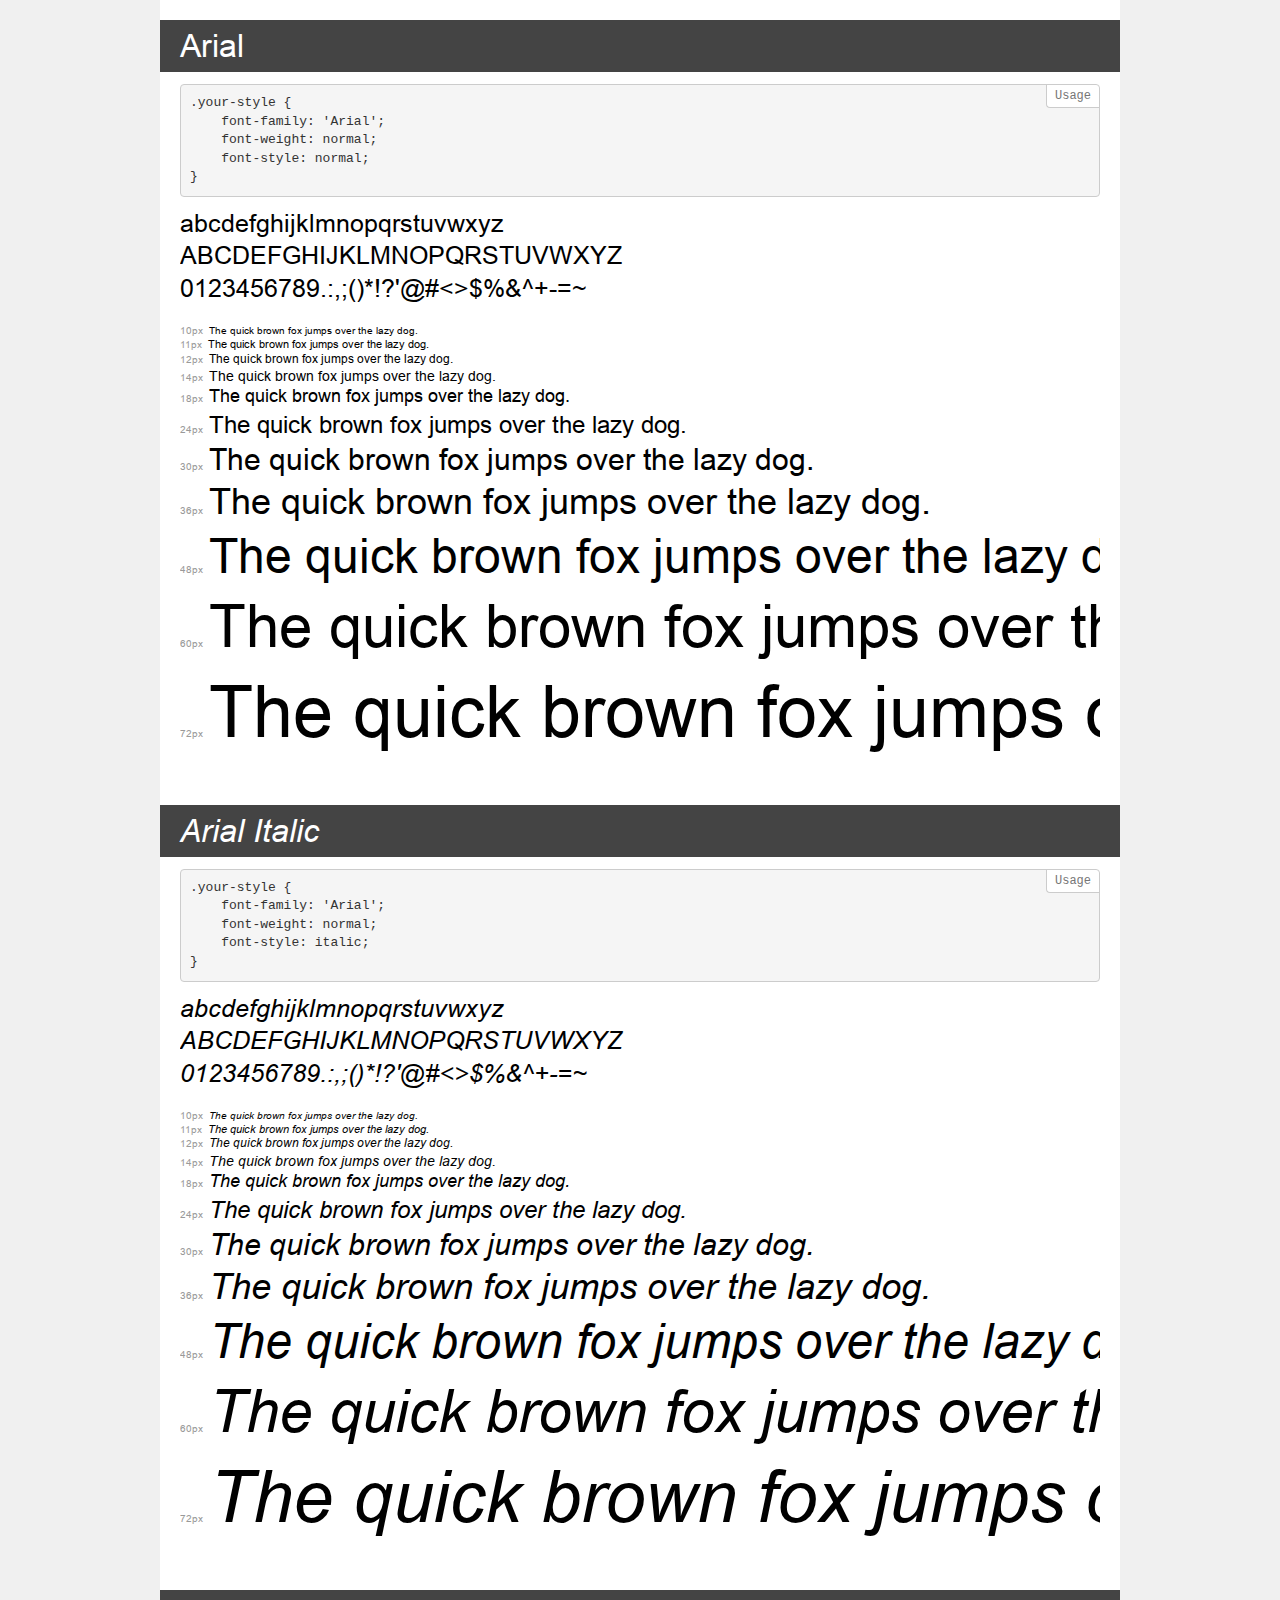
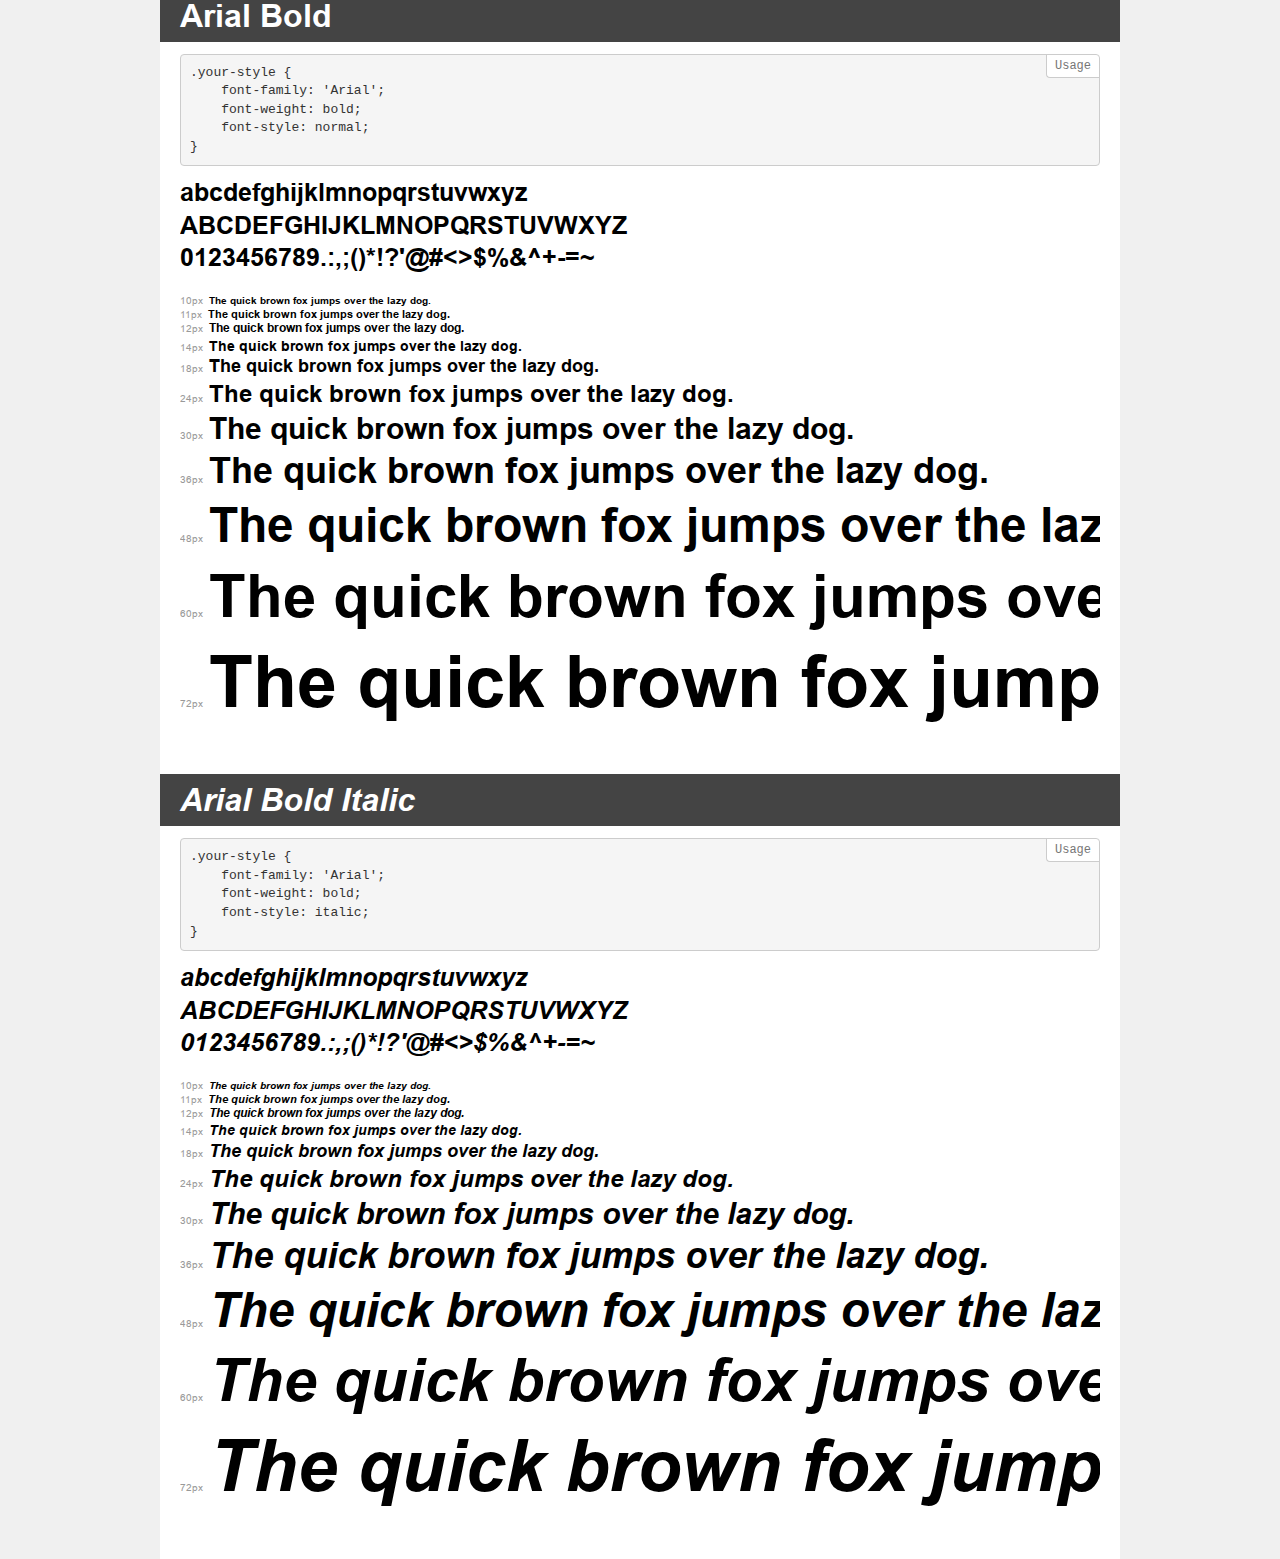
<file: css/fonts/demo.html>
<!DOCTYPE html>
<html lang="en">
<head>
    <meta charset="utf-8">
    <meta http-equiv="X-UA-Compatible" content="IE=edge">
    <meta name="viewport" content="width=device-width, initial-scale=1">
    <meta name="robots" content="noindex, noarchive">
    <meta name="format-detection" content="telephone=no">
    <title>Transfonter demo</title>
    <link href="stylesheet.css" rel="stylesheet">
    <style>
        /*
        http://meyerweb.com/eric/tools/css/reset/
        v2.0 | 20110126
        License: none (public domain)
        */
        html, body, div, span, applet, object, iframe,
        h1, h2, h3, h4, h5, h6, p, blockquote, pre,
        a, abbr, acronym, address, big, cite, code,
        del, dfn, em, img, ins, kbd, q, s, samp,
        small, strike, strong, sub, sup, tt, var,
        b, u, i, center,
        dl, dt, dd, ol, ul, li,
        fieldset, form, label, legend,
        table, caption, tbody, tfoot, thead, tr, th, td,
        article, aside, canvas, details, embed,
        figure, figcaption, footer, header, hgroup,
        menu, nav, output, ruby, section, summary,
        time, mark, audio, video {
            margin: 0;
            padding: 0;
            border: 0;
            font-size: 100%;
            font: inherit;
            vertical-align: baseline;
        }
        /* HTML5 display-role reset for older browsers */
        article, aside, details, figcaption, figure,
        footer, header, hgroup, menu, nav, section {
            display: block;
        }
        body {
            line-height: 1;
        }
        ol, ul {
            list-style: none;
        }
        blockquote, q {
            quotes: none;
        }
        blockquote:before, blockquote:after,
        q:before, q:after {
            content: '';
            content: none;
        }
        table {
            border-collapse: collapse;
            border-spacing: 0;
        }
        /* demo styles */
        body {
            background: #f0f0f0;
            color: #000;
        }
        .page {
            background: #fff;
            width: 920px;
            margin: 0 auto;
            padding: 20px 20px 0 20px;
            overflow: hidden;
        }
        .font-container {
            overflow-x: auto;
            overflow-y: hidden;
            margin-bottom: 40px;
            line-height: 1.3;
            white-space: nowrap;
            padding-bottom: 5px;
        }
        h1 {
            position: relative;
            background: #444;
            font-size: 32px;
            color: #fff;
            padding: 10px 20px;
            margin: 0 -20px 12px -20px;
        }
        .letters {
            font-size: 25px;
            margin-bottom: 20px;
        }
        .s10:before {
            content: '10px';
        }
        .s11:before {
            content: '11px';
        }
        .s12:before {
            content: '12px';
        }
        .s14:before {
            content: '14px';
        }
        .s18:before {
            content: '18px';
        }
        .s24:before {
            content: '24px';
        }
        .s30:before {
            content: '30px';
        }
        .s36:before {
            content: '36px';
        }
        .s48:before {
            content: '48px';
        }
        .s60:before {
            content: '60px';
        }
        .s72:before {
            content: '72px';
        }
        .s10:before, .s11:before, .s12:before, .s14:before,
        .s18:before, .s24:before, .s30:before, .s36:before,
        .s48:before, .s60:before, .s72:before {
            font-family: Arial, sans-serif;
            font-size: 10px;
            font-weight: normal;
            font-style: normal;
            color: #999;
            padding-right: 6px;
        }
        pre {
            display: block;
            position: relative;
            padding: 9px;
            margin: 0 0 10px;
            font-family: Monaco, Menlo, Consolas, "Courier New", monospace;
            font-size: 13px;
            line-height: 1.428571429;
            color: #333;
            font-weight: normal;
            font-style: normal;
            background-color: #f5f5f5;
            border: 1px solid #ccc;
            overflow-x: auto;
            border-radius: 4px;
        }
        pre:after {
            display: block;
            position: absolute;
            right: 0;
            top: 0;
            content: 'Usage';
            line-height: 1;
            padding: 5px 8px;
            font-size: 12px;
            color: #767676;
            background-color: #fff;
            border: 1px solid #ccc;
            border-right: none;
            border-top: none;
            border-radius: 0 4px 0 4px;
            z-index: 10;
        }
        /* responsive */
        @media (max-width: 959px) {
            .page {
                width: auto;
                margin: 0;
            }
        }
    </style>
</head>
<body>
<div class="page">
    <div class="demo">
        <h1 style="font-family: 'Arial'; font-weight: normal; font-style: normal;">Arial</h1>
        <pre>.your-style {
    font-family: 'Arial';
    font-weight: normal;
    font-style: normal;
}</pre>
        <div class="font-container" style="font-family: 'Arial'; font-weight: normal; font-style: normal;">
            <p class="letters">
                abcdefghijklmnopqrstuvwxyz<br>
ABCDEFGHIJKLMNOPQRSTUVWXYZ<br>
                0123456789.:,;()*!?'@#<>$%&^+-=~
            </p>
            <p class="s10" style="font-size: 10px;">The quick brown fox jumps over the lazy dog.</p>
            <p class="s11" style="font-size: 11px;">The quick brown fox jumps over the lazy dog.</p>
            <p class="s12" style="font-size: 12px;">The quick brown fox jumps over the lazy dog.</p>
            <p class="s14" style="font-size: 14px;">The quick brown fox jumps over the lazy dog.</p>
            <p class="s18" style="font-size: 18px;">The quick brown fox jumps over the lazy dog.</p>
            <p class="s24" style="font-size: 24px;">The quick brown fox jumps over the lazy dog.</p>
            <p class="s30" style="font-size: 30px;">The quick brown fox jumps over the lazy dog.</p>
            <p class="s36" style="font-size: 36px;">The quick brown fox jumps over the lazy dog.</p>
            <p class="s48" style="font-size: 48px;">The quick brown fox jumps over the lazy dog.</p>
            <p class="s60" style="font-size: 60px;">The quick brown fox jumps over the lazy dog.</p>
            <p class="s72" style="font-size: 72px;">The quick brown fox jumps over the lazy dog.</p>
        </div>
    </div>
    <div class="demo">
        <h1 style="font-family: 'Arial'; font-weight: normal; font-style: italic;">Arial Italic</h1>
        <pre>.your-style {
    font-family: 'Arial';
    font-weight: normal;
    font-style: italic;
}</pre>
        <div class="font-container" style="font-family: 'Arial'; font-weight: normal; font-style: italic;">
            <p class="letters">
                abcdefghijklmnopqrstuvwxyz<br>
ABCDEFGHIJKLMNOPQRSTUVWXYZ<br>
                0123456789.:,;()*!?'@#<>$%&^+-=~
            </p>
            <p class="s10" style="font-size: 10px;">The quick brown fox jumps over the lazy dog.</p>
            <p class="s11" style="font-size: 11px;">The quick brown fox jumps over the lazy dog.</p>
            <p class="s12" style="font-size: 12px;">The quick brown fox jumps over the lazy dog.</p>
            <p class="s14" style="font-size: 14px;">The quick brown fox jumps over the lazy dog.</p>
            <p class="s18" style="font-size: 18px;">The quick brown fox jumps over the lazy dog.</p>
            <p class="s24" style="font-size: 24px;">The quick brown fox jumps over the lazy dog.</p>
            <p class="s30" style="font-size: 30px;">The quick brown fox jumps over the lazy dog.</p>
            <p class="s36" style="font-size: 36px;">The quick brown fox jumps over the lazy dog.</p>
            <p class="s48" style="font-size: 48px;">The quick brown fox jumps over the lazy dog.</p>
            <p class="s60" style="font-size: 60px;">The quick brown fox jumps over the lazy dog.</p>
            <p class="s72" style="font-size: 72px;">The quick brown fox jumps over the lazy dog.</p>
        </div>
    </div>
    <div class="demo">
        <h1 style="font-family: 'Arial'; font-weight: bold; font-style: normal;">Arial Bold</h1>
        <pre>.your-style {
    font-family: 'Arial';
    font-weight: bold;
    font-style: normal;
}</pre>
        <div class="font-container" style="font-family: 'Arial'; font-weight: bold; font-style: normal;">
            <p class="letters">
                abcdefghijklmnopqrstuvwxyz<br>
ABCDEFGHIJKLMNOPQRSTUVWXYZ<br>
                0123456789.:,;()*!?'@#<>$%&^+-=~
            </p>
            <p class="s10" style="font-size: 10px;">The quick brown fox jumps over the lazy dog.</p>
            <p class="s11" style="font-size: 11px;">The quick brown fox jumps over the lazy dog.</p>
            <p class="s12" style="font-size: 12px;">The quick brown fox jumps over the lazy dog.</p>
            <p class="s14" style="font-size: 14px;">The quick brown fox jumps over the lazy dog.</p>
            <p class="s18" style="font-size: 18px;">The quick brown fox jumps over the lazy dog.</p>
            <p class="s24" style="font-size: 24px;">The quick brown fox jumps over the lazy dog.</p>
            <p class="s30" style="font-size: 30px;">The quick brown fox jumps over the lazy dog.</p>
            <p class="s36" style="font-size: 36px;">The quick brown fox jumps over the lazy dog.</p>
            <p class="s48" style="font-size: 48px;">The quick brown fox jumps over the lazy dog.</p>
            <p class="s60" style="font-size: 60px;">The quick brown fox jumps over the lazy dog.</p>
            <p class="s72" style="font-size: 72px;">The quick brown fox jumps over the lazy dog.</p>
        </div>
    </div>
    <div class="demo">
        <h1 style="font-family: 'Arial'; font-weight: bold; font-style: italic;">Arial Bold Italic</h1>
        <pre>.your-style {
    font-family: 'Arial';
    font-weight: bold;
    font-style: italic;
}</pre>
        <div class="font-container" style="font-family: 'Arial'; font-weight: bold; font-style: italic;">
            <p class="letters">
                abcdefghijklmnopqrstuvwxyz<br>
ABCDEFGHIJKLMNOPQRSTUVWXYZ<br>
                0123456789.:,;()*!?'@#<>$%&^+-=~
            </p>
            <p class="s10" style="font-size: 10px;">The quick brown fox jumps over the lazy dog.</p>
            <p class="s11" style="font-size: 11px;">The quick brown fox jumps over the lazy dog.</p>
            <p class="s12" style="font-size: 12px;">The quick brown fox jumps over the lazy dog.</p>
            <p class="s14" style="font-size: 14px;">The quick brown fox jumps over the lazy dog.</p>
            <p class="s18" style="font-size: 18px;">The quick brown fox jumps over the lazy dog.</p>
            <p class="s24" style="font-size: 24px;">The quick brown fox jumps over the lazy dog.</p>
            <p class="s30" style="font-size: 30px;">The quick brown fox jumps over the lazy dog.</p>
            <p class="s36" style="font-size: 36px;">The quick brown fox jumps over the lazy dog.</p>
            <p class="s48" style="font-size: 48px;">The quick brown fox jumps over the lazy dog.</p>
            <p class="s60" style="font-size: 60px;">The quick brown fox jumps over the lazy dog.</p>
            <p class="s72" style="font-size: 72px;">The quick brown fox jumps over the lazy dog.</p>
        </div>
    </div>
</div>
</body>
</html>
</file>
<file: css/fonts/stylesheet.css>
@font-face {
    font-family: 'Arial';
    src: url('ArialMT.woff2') format('woff2'),
        url('ArialMT.woff') format('woff');
    font-weight: normal;
    font-style: normal;
    font-display: swap;
}

@font-face {
    font-family: 'Arial';
    src: url('Arial-ItalicMT.woff2') format('woff2'),
        url('Arial-ItalicMT.woff') format('woff');
    font-weight: normal;
    font-style: italic;
    font-display: swap;
}

@font-face {
    font-family: 'Arial';
    src: url('Arial-BoldMT.woff2') format('woff2'),
        url('Arial-BoldMT.woff') format('woff');
    font-weight: bold;
    font-style: normal;
    font-display: swap;
}

@font-face {
    font-family: 'Arial';
    src: url('Arial-BoldItalicMT.woff2') format('woff2'),
        url('Arial-BoldItalicMT.woff') format('woff');
    font-weight: bold;
    font-style: italic;
    font-display: swap;
}
</file>
